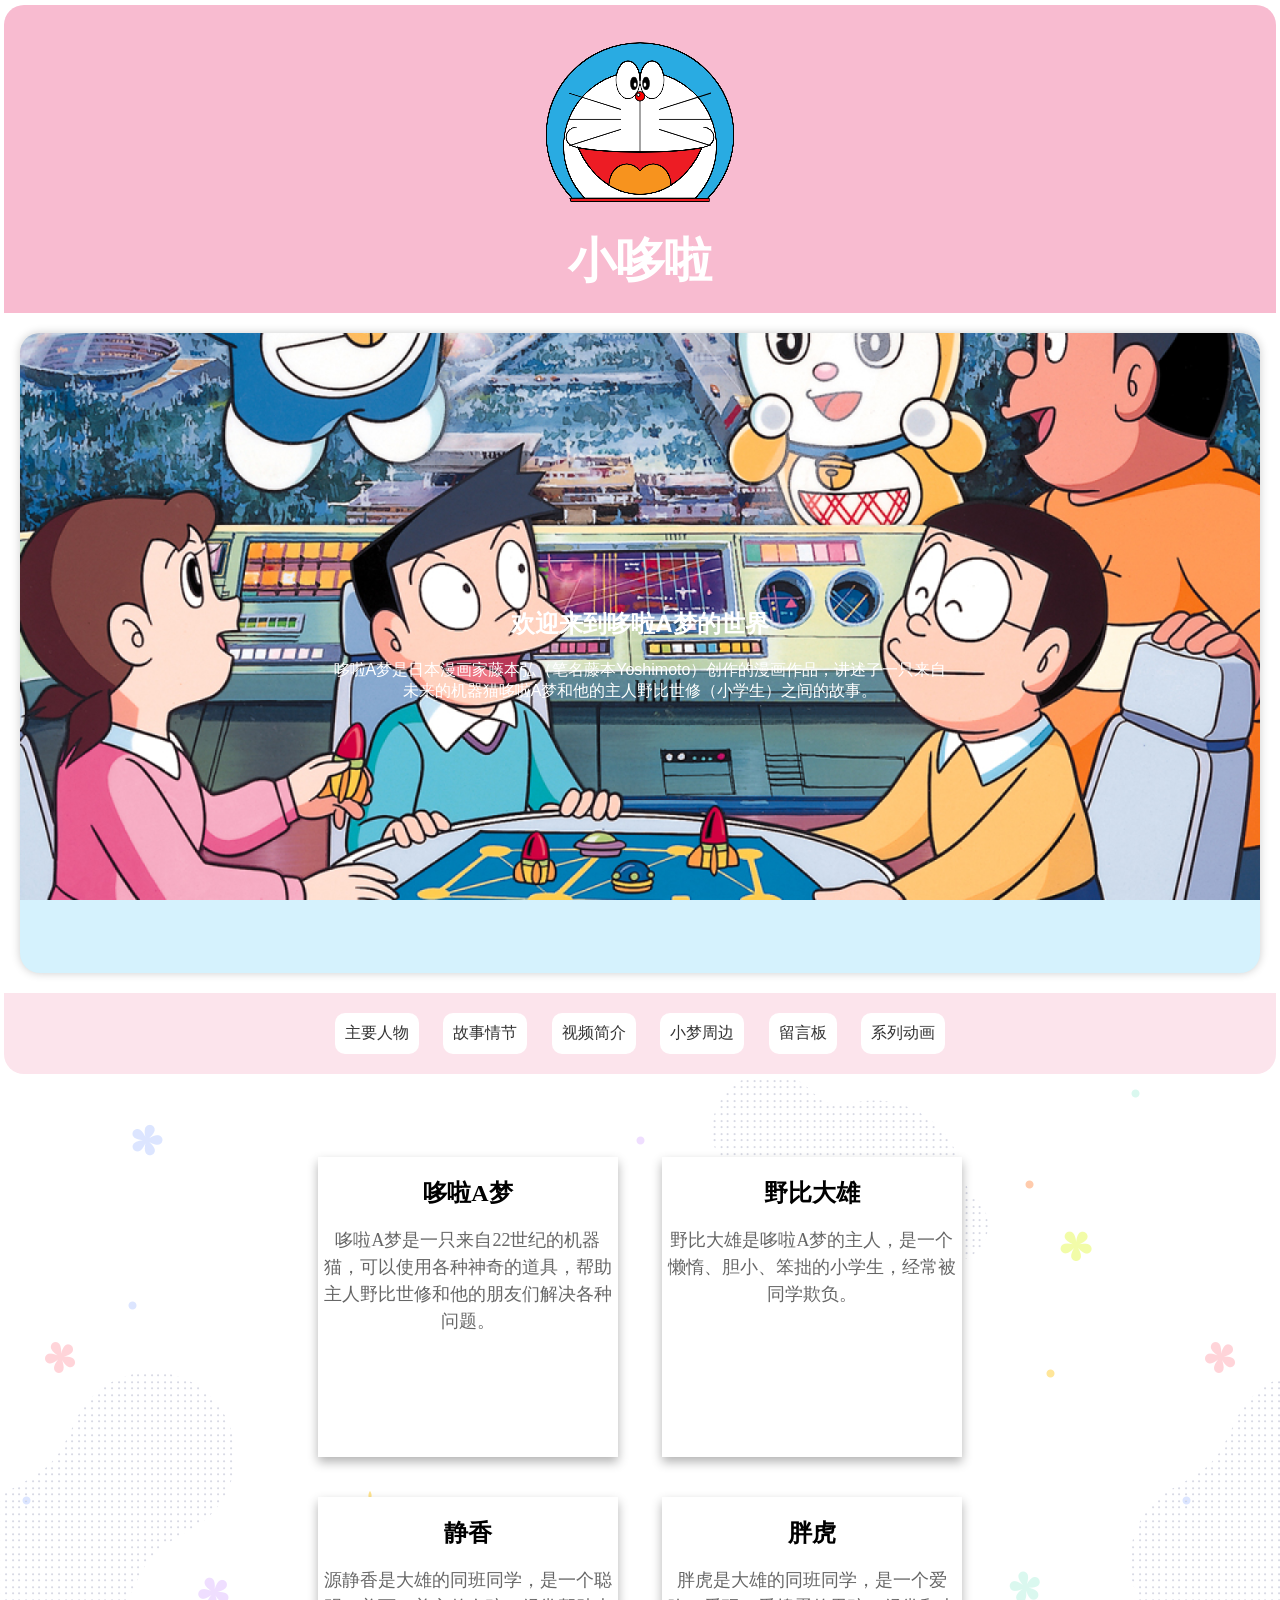
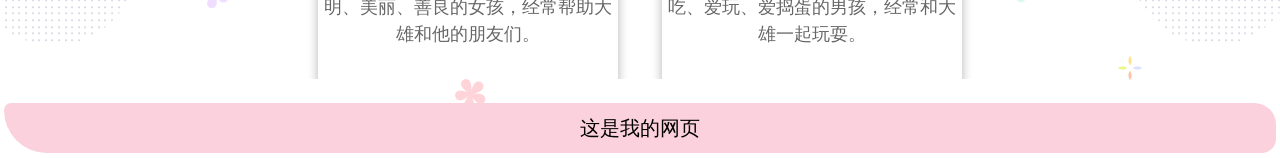
<file: index.html>
<!DOCTYPE html>
<html>
<head>
	<title>哆啦A梦</title>
	<link rel="stylesheet" href="css/style.css">
	<link rel="icon" href="img/logo.png">
</head>
<body>
	<div id="uppart">
		<div id="header">
				<img src="img/logo.png" alt="哆啦A梦">
			<h1>小哆啦</h1>
		</div>
		<div id="show">
<!-- 			<video autoplay muted loop>
				<source src="video.mp4" type="video/mp4">
			</video> -->
			<div id="othermain">
			
				<h2>欢迎来到哆啦A梦的世界</h2>
				<p>哆啦A梦是日本漫画家藤本弘（笔名藤本Yoshimoto）创作的漫画作品，讲述了一只来自未来的机器猫哆啦A梦和他的主人野比世修（小学生）之间的故事。</p>
			</div>
		</div>
		<div id="nav">
			<a href="mainPerson.html" target="mainif">主要人物</a>
			<a href="mainStory.html" target="mainif">故事情节</a>
			<a href="video.html" target="mainif">视频简介</a>
			<a href="shop.html" target="mainif">小梦周边</a>
			<a href="liuyan.html" target="mainif">留言板</a>
			<a href="othervideos.html" target="mainif">系列动画</a>
		</div>
	</div>
	<div id="underpart">
		<iframe src="mainPerson.html" frameborder="0" name="mainif"></iframe>
		<div id="footer">
			<p>这是我的网页</p>
		</div>
	</div>
</body>
</html>
</file>
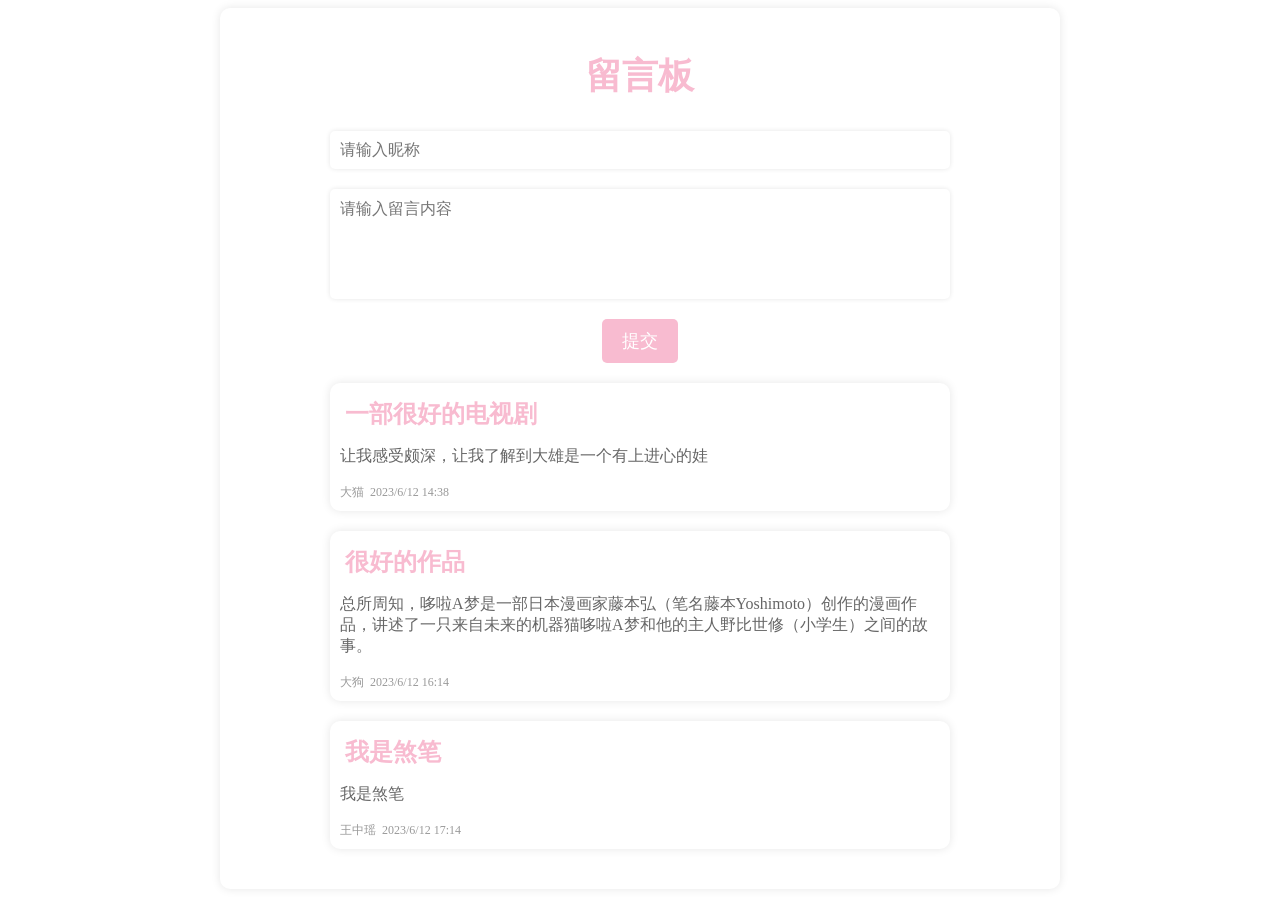
<file: liuyan.html>
<!DOCTYPE html>
<html>
<head>
	<title>留言板</title>
	<style>
		/* 设置容器的最大宽度为800像素 */
		.container {
			max-width: 800px;
			/* 居中显示 */
			margin: 0 auto;
			/* 内边距为20像素 */
			padding: 20px;
			/* 背景色为白色 */
			background-color: #FFF;
			/* 添加阴影 */
			box-shadow: 0 0 10px rgba(0, 0, 0, 0.1);
			/* 圆角为10像素 */
			border-radius: 10px;
			/* 文字居中对齐 */
			text-align: center;
		}

		/* 标题样式 */
		h1 {
			/* 字体大小为36像素 */
			font-size: 36px;
			/* 底部外边距为30像素 */
			margin-bottom: 30px;
			/* 字体颜色为粉色 */
			color: #f8bbd0;
		}

		/* 表单样式 */
		form {
			/* 设置为弹性布局 */
			display: flex;
			/* 主轴方向为列 */
			flex-direction: column;
			/* 交叉轴居中对齐 */
			align-items: center;
		}

		/* 输入框和文本域样式 */
		input[type="text"],
		textarea {
			/* 内边距为10像素 */
			padding: 10px;
			/* 底部外边距为20像素 */
			margin-bottom: 20px;
			/* 圆角为5像素 */
			border-radius: 5px;
			/* 去掉边框 */
			border: none;
			/* 添加阴影 */
			box-shadow: 0 0 5px rgba(0, 0, 0, 0.1);
			/* 宽度为100% */
			width: 100%;
			/* 最大宽度为600像素 */
			max-width: 600px;
			/* 禁止拖拽调整大小 */
			resize: none;
			/* 字体大小为16像素 */
			font-size: 16px;
			/* 字体颜色为灰色 */
			color: #666;
			/* 字体为Arial或sans-serif */
			font-family: Arial, sans-serif;
		}

		/* 提交按钮样式 */
		input[type="submit"] {
			/* 背景色为粉色 */
			background-color: #f8bbd0;
			/* 字体颜色为白色 */
			color: #FFF;
			/* 上下内边距为10像素，左右内边距为20像素 */
			padding: 10px 20px;
			/* 去掉边框 */
			border: none;
			/* 圆角为5像素 */
			border-radius: 5px;
			/* 字体大小为18像素 */
			font-size: 18px;
			/* 光标为手型 */
			cursor: pointer;
			/* 添加背景色变化的过渡效果 */
			transition: background-color 0.3s ease;
		}

		/* 鼠标悬停在提交按钮上的样式 */
		input[type="submit"]:hover {
			/* 背景色变为浅粉色 */
			background-color: #ffa4b5;
		}

		/* 消息框样式 */
		.message {
			/* 上下外边距为20像素，左右外边距为自动 */
			margin: 20px auto;
			/* 背景色为白色 */
			background-color: #FFF;
			/* 添加阴影 */
			box-shadow: 0 0 10px rgba(0, 0, 0, 0.1);
			/* 圆角为10像素 */
			border-radius: 10px;
			/* 内边距为10像素 */
			padding: 10px;
			/* 文字左对齐 */
			text-align: left;
			/* 最大宽度为600像素 */
			max-width: 600px;
			/* 宽度为100% */
			width: 100%;
		}

		/* 消息框标题样式 */
		.message h2 {
			/* 字体大小为24像素 */
			font-size: 24px;
			/* 外边距为5像素 */
			margin: 5px;
			/* 字体颜色为粉色 */
			color: #f8bbd0;
		}

		/* 消息框内容样式 */
		.message p {
			/* 字体大小为16像素 */
			font-size: 16px;
			/* 字体颜色为灰色 */
			color: #666;
			/* 底部外边距为15像素 */
			margin-bottom: 15px;
		}

		/* 消息框底部附加信息样式 */
		.message small {
			/* 字体大小为12像素 */
			font-size: 12px;
			/* 字体颜色为灰色 */
			color: #999;
		}

	</style>
</head>
<body>
	<div class="container">
		<h1>留言板</h1>
		<form>
			<input type="text" id="name" name="name" placeholder="请输入昵称">
			<textarea id="message" name="message" rows="5" placeholder="请输入留言内容"></textarea>
			<input type="submit" value="提交">
		</form>
		<div class="message">
			<h2>一部很好的电视剧</h2>
			<p>让我感受颇深，让我了解到大雄是一个有上进心的娃</p>
			<small>大猫&nbsp;&nbsp;2023/6/12 14:38</small>
		</div>
		<div class="message">
			<h2>很好的作品</h2>
			<p>总所周知，哆啦A梦是一部日本漫画家藤本弘（笔名藤本Yoshimoto）创作的漫画作品，讲述了一只来自未来的机器猫哆啦A梦和他的主人野比世修（小学生）之间的故事。</p>
			<small>大狗&nbsp;&nbsp;2023/6/12 16:14</small>
		</div>
		<div class="message">
			<h2>我是煞笔</h2>
			<p>我是煞笔</p>
			<small>王中瑶&nbsp;&nbsp;2023/6/12 17:14</small>
		</div>
	</div>
</body>
</html>
</file>
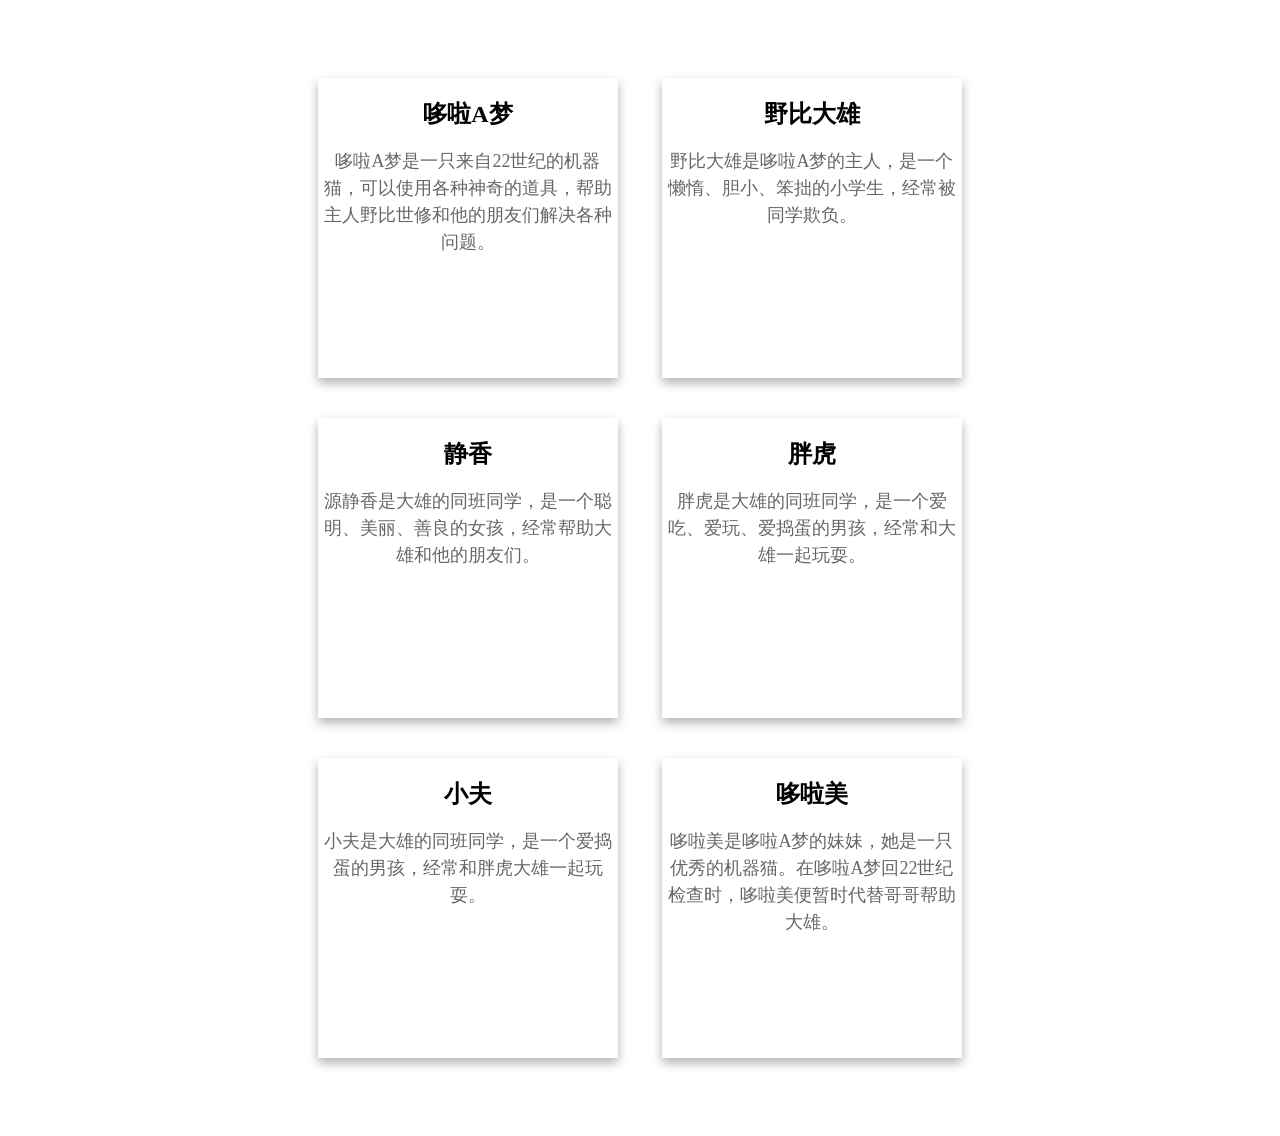
<file: mainPerson.html>
<!DOCTYPE html>
<html>
	<head>
		<meta charset="utf-8">
		<title></title>
		<style type="text/css">
			#content {
				margin: 0 auto; /* 设置页面内容居中对齐 */
				width: 70%; /* 设置页面内容宽度为 70% */
				padding: 50px; /* 设置页面内容的内边距为 50px */
				text-align: center; /* 设置页面内容的文本对齐方式为居中对齐 */
				position: relative; /* 设置页面内容的定位方式为相对定位 */
			}

			#box {
				display: inline-block; /* 设置盒子为行内块级元素 */
				vertical-align: middle; /* 设置盒子垂直居中对齐 */
				margin: 20px; /* 设置盒子的外边距为 20px */
				width: 300px; /* 设置盒子的宽度为 300px */
				height: 300px; /* 设置盒子的高度为 300px */
				background-color: #fff; /* 设置盒子的背景颜色为白色 */
				box-shadow: 0 5px 10px rgba(0, 0, 0, 0.3); /* 设置盒子的阴影效果 */
				transition: all 0.3s ease; /* 设置盒子的过渡效果 */
				position: relative; /* 设置盒子的定位方式为相对定位 */
			}

			#box:hover {
				transform: translateY(-10px); /* 设置鼠标悬停时盒子的向上移动效果 */
				box-shadow: 0 15px 20px rgba(0, 0, 0, 0.3); /* 设置鼠标悬停时盒子的阴影效果 */
			}

			#box img {
				max-width: 100%; /* 设置图片的最大宽度为 100% */
				max-height: 100%; /* 设置图片的最大高度为 100% */
				position: absolute; /* 设置图片的定位方式为绝对定位 */
				top: 0; /* 设置图片的上边距为 0 */
				left: 0; /* 设置图片的左边距为 0 */
				right: 0; /* 设置图片的右边距为 0 */
				bottom: 0; /* 设置图片的下边距为 0 */
				margin: auto; /* 设置图片的外边距为自动 */
				opacity: 0; /* 设置图片的透明度为 0 */
				transition: all 0.3s ease; /* 设置图片的过渡效果 */
			}

			#box:hover img {
				opacity: 0.8; /* 设置鼠标悬停时图片的透明度为 0.8 */
			}

			#box h2 {
				font-size: 24px; /* 设置标题的字体大小为 24px */
				margin-top: 20px; /* 设置标题的上边距为 20px */
				margin-bottom: 10px; /* 设置标题的下边距为 10px */
				color: #000; /* 设置标题的颜色为黑色 */
			}

			#box p {
				font-size: 18px; /* 设置段落的字体大小为 18px */
				line-height: 1.5; /* 设置段落的行高为 1.5 */
				color: #666; /* 设置段落的颜色为灰色 */
			}

		</style>
	</head>
	<body>
		<div id="content">
			<div id="box">
				<img src="img/xiaoduola.png" alt="哆啦A梦">
				<h2>哆啦A梦</h2>
				<p>哆啦A梦是一只来自22世纪的机器猫，可以使用各种神奇的道具，帮助主人野比世修和他的朋友们解决各种问题。</p>
			</div>
			<div id="box">
				<img src="img/daxiong.png" alt="大雄">
				<h2>野比大雄</h2>
				<p>野比大雄是哆啦A梦的主人，是一个懒惰、胆小、笨拙的小学生，经常被同学欺负。</p>
			</div>
			<div id="box">
				<img src="img/jingxiang.png" alt="静香">
				<h2>静香</h2>
				<p>源静香是大雄的同班同学，是一个聪明、美丽、善良的女孩，经常帮助大雄和他的朋友们。</p>
			</div>
			<div id="box">
				<img src="img/panghu.png" alt="胖虎">
				<h2>胖虎</h2>
				<p>胖虎是大雄的同班同学，是一个爱吃、爱玩、爱捣蛋的男孩，经常和大雄一起玩耍。</p>
			</div>
			<div id="box">
				<img src="img/xiaofu.png" alt="小夫">
				<h2>小夫</h2>
				<p>小夫是大雄的同班同学，是一个爱捣蛋的男孩，经常和胖虎大雄一起玩耍。</p>
			</div>
			<div id="box">
				<img src="img/duolamei.png" alt="哆啦美">
				<h2>哆啦美</h2>
				<p>哆啦美是哆啦A梦的妹妹，她是一只优秀的机器猫。在哆啦A梦回22世纪检查时，哆啦美便暂时代替哥哥帮助大雄。</p>
			</div>
		</div>
	</body>
</html>
</file>
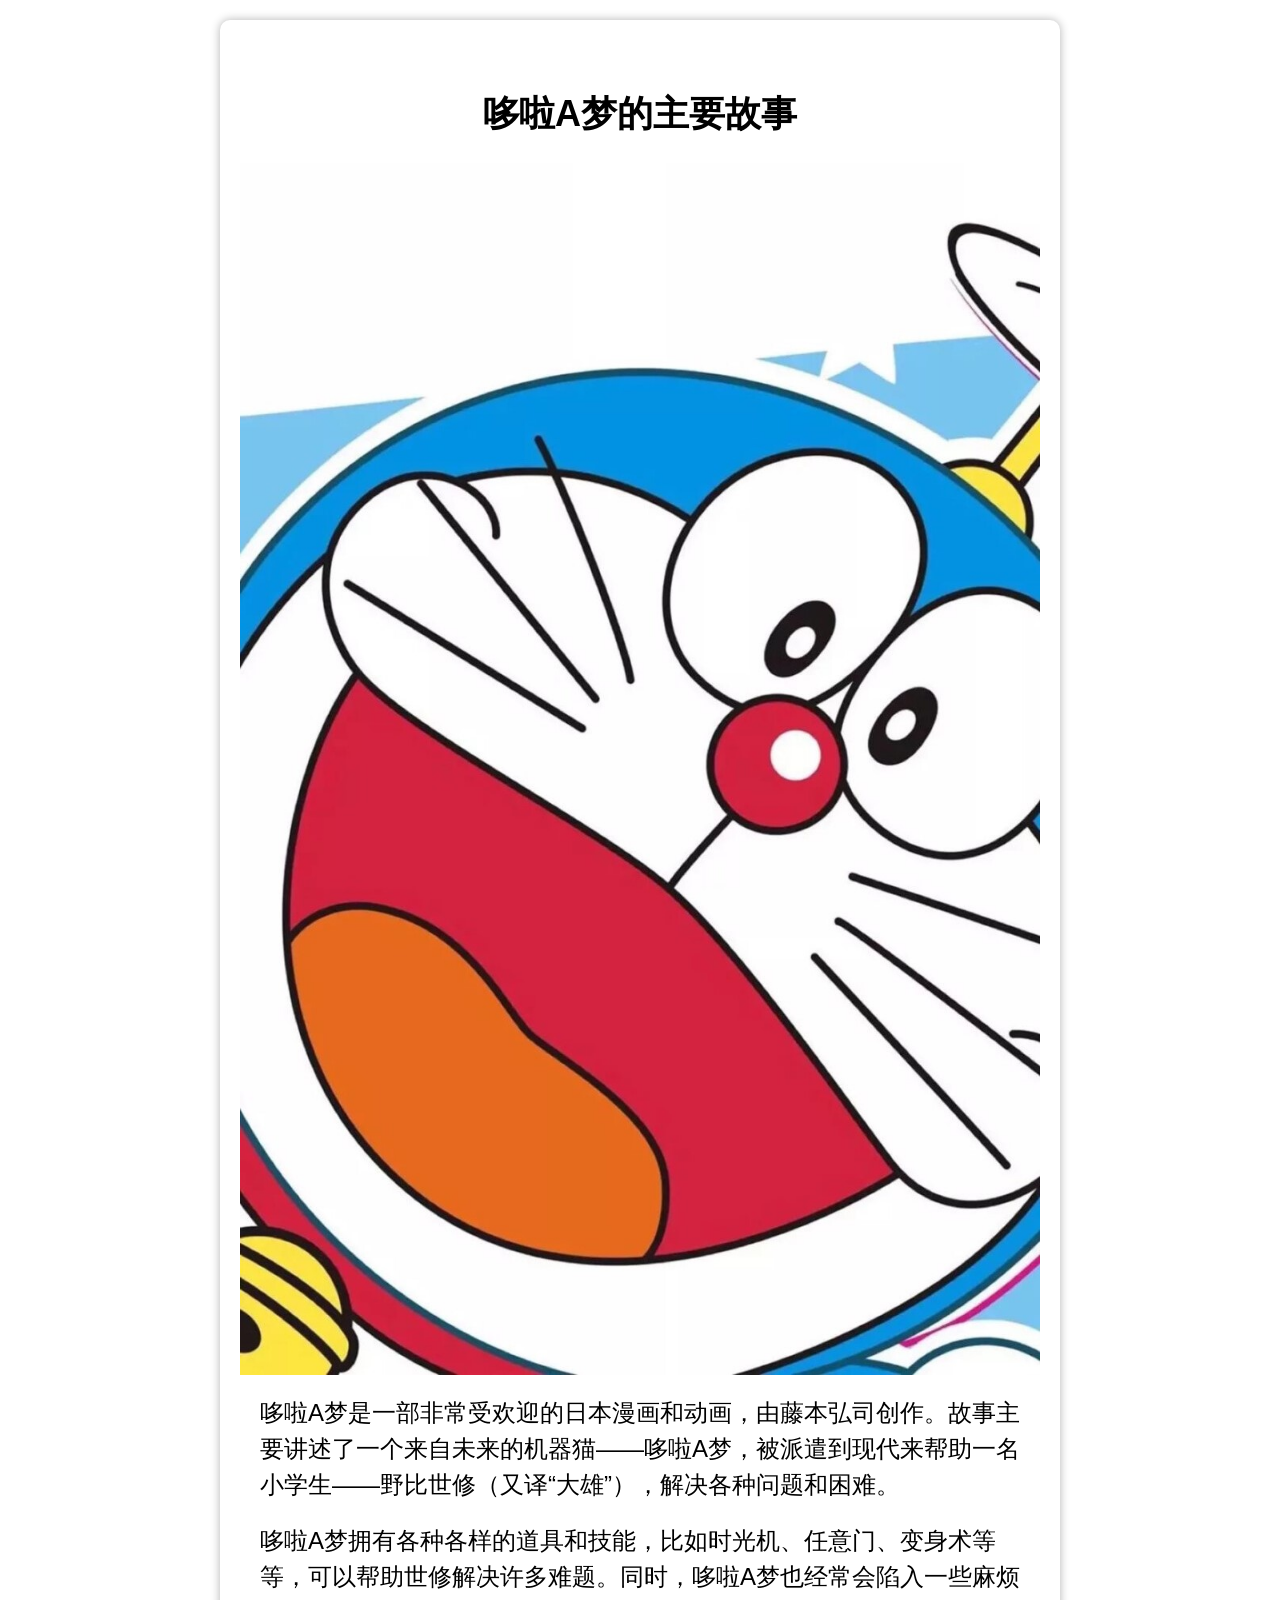
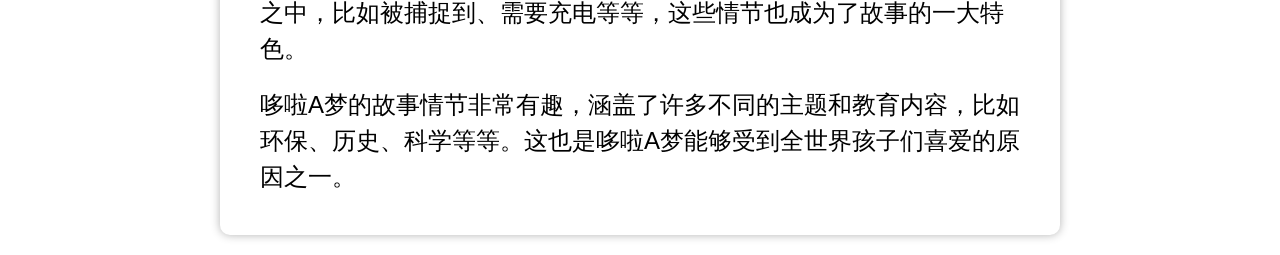
<file: mainStory.html>
<!DOCTYPE html>
<html>
<head>
	<title>哆啦A梦的主要故事</title>
	<style>
		/* 设置整个页面的字体颜色为黑色 */
		body {
			color: #000000;
			/* 设置字体为Arial或sans-serif字体族 */
			font-family: Arial, sans-serif;
			/* 设置上下左右的外边距为20px，左右自动居中 */
			margin: 20px auto;
			/* 取消内边距 */
			padding: 0;
		}

		/* 设置h1标签的字号为36px，居中显示，距离顶部50px */
		h1 {
			font-size: 36px;
			text-align: center;
			margin-top: 50px;
		}

		/* 设置p标签的字号为24px，行高为1.5，上下左右各20px的外边距 */
		p {
			font-size: 24px;
			line-height: 1.5;
			margin: 20px;
		}

		/* 设置类名为container的元素的最大宽度为800px，左右自动居中，上下各20px的内边距，背景颜色为白色，圆角半径为10px，阴影为黑色，透明度为0.3 */
		.container {
			max-width: 800px;
			margin: 0 auto;
			padding: 20px;
			background-color: #FFFFFF;
			border-radius: 10px;
			box-shadow: 0 0 10px rgba(0,0,0,0.3);
		}

		/* 设置img标签的宽度最大为100%，高度自适应，居中显示 */
		img {
			display: block;
			margin: 0 auto;
			max-width: 100%;
			height: auto;
		}

	</style>
</head>
<body>
	<div class="container">
		<h1>哆啦A梦的主要故事</h1>
		<img src="img/duolaAmeng.jpeg" alt="哆啦A梦">
		<p>哆啦A梦是一部非常受欢迎的日本漫画和动画，由藤本弘司创作。故事主要讲述了一个来自未来的机器猫——哆啦A梦，被派遣到现代来帮助一名小学生——野比世修（又译“大雄”），解决各种问题和困难。</p>
		<p>哆啦A梦拥有各种各样的道具和技能，比如时光机、任意门、变身术等等，可以帮助世修解决许多难题。同时，哆啦A梦也经常会陷入一些麻烦之中，比如被捕捉到、需要充电等等，这些情节也成为了故事的一大特色。</p>
		<p>哆啦A梦的故事情节非常有趣，涵盖了许多不同的主题和教育内容，比如环保、历史、科学等等。这也是哆啦A梦能够受到全世界孩子们喜爱的原因之一。</p>
	</div>
</body>
</html>
</file>
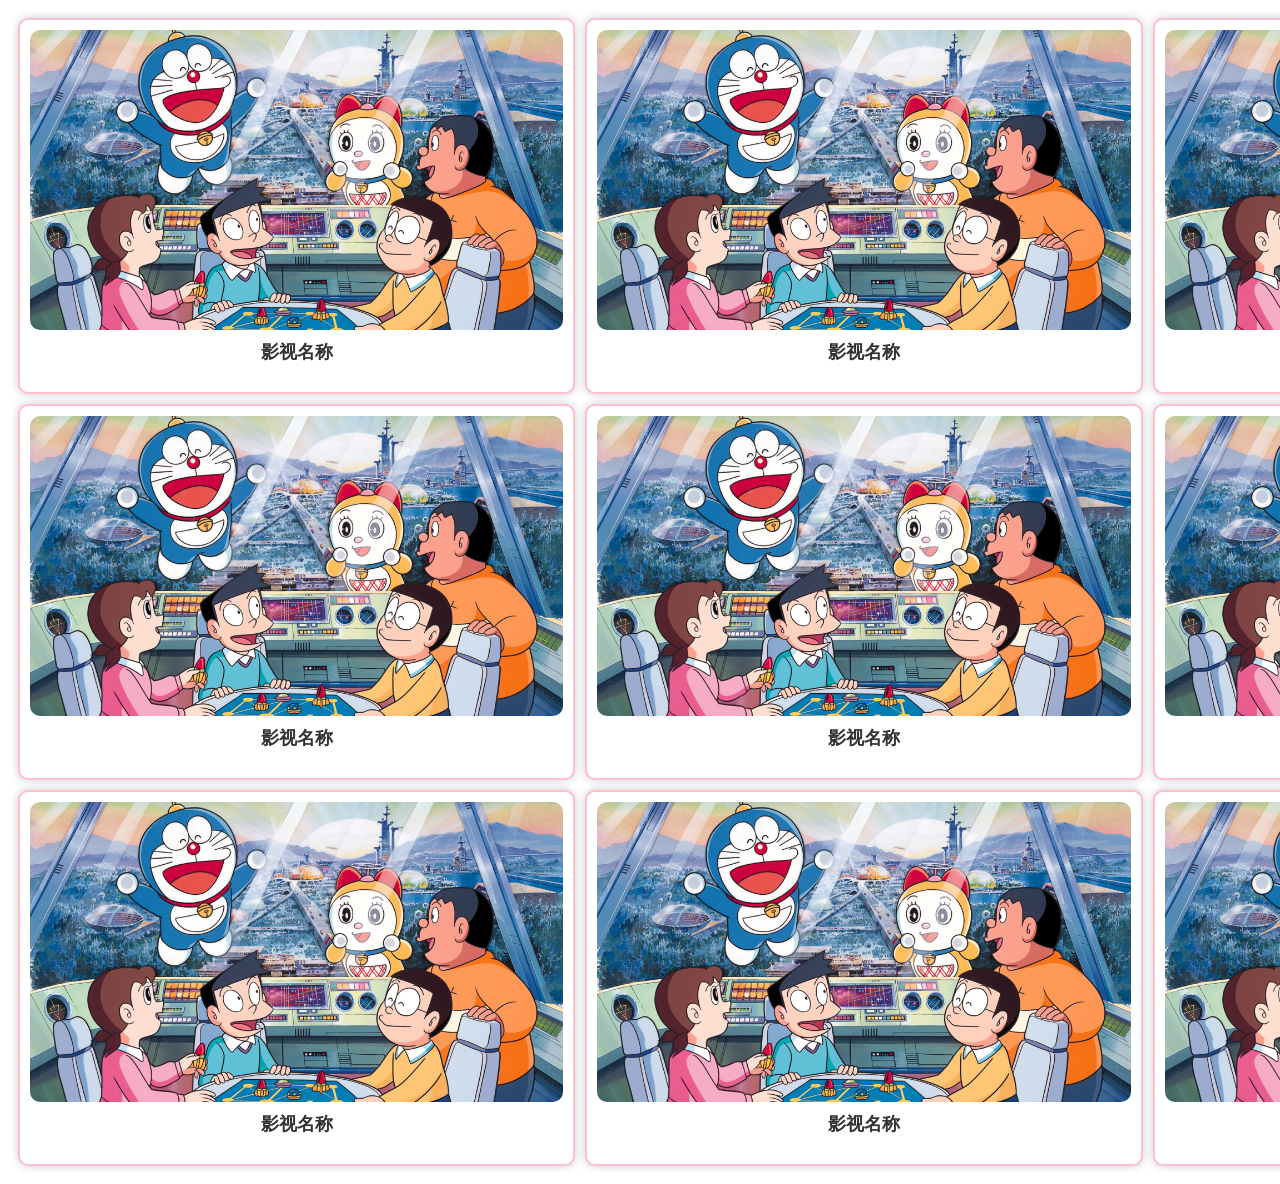
<file: othervideos.html>
<!DOCTYPE html>
<html>
	<head>
		<meta charset="utf-8">
		<title>videos</title>
		<style type="text/css">
			/* 设置表格居中并添加间距 */
			table {
				margin: 0 auto; /* 水平居中 */
				border-spacing: 10px; /* 添加单元格间距 */
				width: 100%; /* 设置表格宽度为100% */
			}

			/* 设置单元格样式 */
			td {
				width: 200px; /* 设置宽度 */
				height: 300px; /* 设置高度 */
				padding: 10px; /* 设置内边距 */
				text-align: center; /* 文本居中 */
				vertical-align: middle; /* 垂直居中 */
				border: 2px solid pink; /* 设置边框 */
				border-radius: 10px; /* 设置边框圆角 */
				background-color: #fff; /* 设置单元格背景颜色 */
				box-shadow: 0 0 10px rgba(0, 0, 0, 0.2); /* 添加阴影 */
				transition: all 0.3s ease; /* 添加过渡效果 */
			}

			/* 当鼠标悬停在单元格上时 */
			td:hover {
				transform: translateY(-10px); /* 向上移动10像素 */
				box-shadow: 0 15px 20px rgba(0, 0, 0, 0.3); /* 添加更大的阴影 */
			}

			/* 设置单元格中的图像样式 */
			td img {
				display: block; /* 将图像设置为块级元素 */
				margin: 0 auto; /* 水平居中 */
				height: 100%; /* 设置高度为100% */
				border-radius: 10px; /* 设置圆角 */
			}

			/* 设置单元格中的段落样式 */
			td p {
				margin-top: 10px; /* 设置顶部外边距 */
				font-size: 18px; /* 设置字体大小 */
				font-weight: bold; /* 设置字体加粗 */
				color: #333; /* 设置字体颜色 */
			}


		</style>
	</head>
	<body>
		<table>
			<tr>
				<td>
					<img src="img/bg.jpg" alt="影视名称">
					<p>影视名称</p>
				</td>
				<td>
					<img src="img/bg.jpg" alt="影视名称">
					<p>影视名称</p>
				</td>
				<td>
					<img src="img/bg.jpg" alt="影视名称">
					<p>影视名称</p>
				</td>
			</tr>
			<tr>
				<td>
					<img src="img/bg.jpg" alt="影视名称">
					<p>影视名称</p>
				</td>
				<td>
					<img src="img/bg.jpg" alt="影视名称">
					<p>影视名称</p>
				</td>
				<td>
					<img src="img/bg.jpg" alt="影视名称">
					<p>影视名称</p>
				</td>
			</tr>
			<tr>
				<td>
					<img src="img/bg.jpg" alt="影视名称">
					<p>影视名称</p>
				</td>
				<td>
					<img src="img/bg.jpg" alt="影视名称">
					<p>影视名称</p>
				</td>
				<td>
					<img src="img/bg.jpg" alt="影视名称">
					<p>影视名称</p>
				</td>
			</tr>
		</table>

	</body>
</html>
</file>
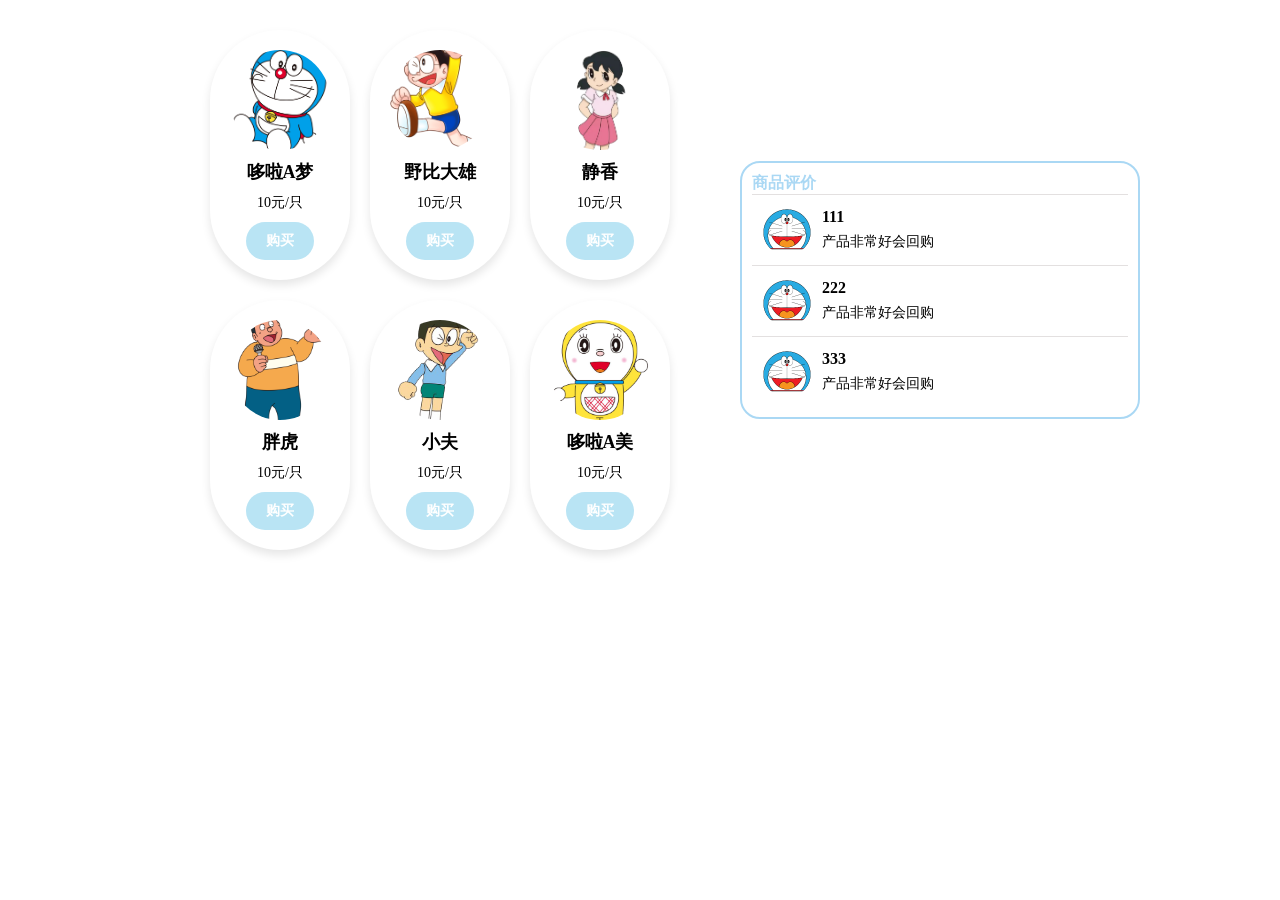
<file: shop.html>
<!DOCTYPE html>
<html>
<head>
	<title>商品销售界面</title>
	<style>
		/* 重置所有元素的默认样式 */
		* {
			box-sizing: border-box;
			margin: 0;
			padding: 0;
		}

		/* 设置 body 元素的样式 */
		body {
			display: flex; /* 使用 flex 布局 */
			justify-content: center; /* 水平居中 */
			align-items: center; /* 垂直居中 */
		}

		/* 定义一个容器，设置其样式 */
		.container {
			width: 600px; /* 宽度为 600 像素 */
			display: flex; /* 使用 flex 布局 */
			flex-wrap: wrap; /* 换行 */
			justify-content: center; /* 水平居中 */
			align-items: center; /* 垂直居中 */
			padding: 20px; /* 内边距为 20 像素 */
		}

		/* 定义一个项目，设置其样式 */
		.item {
			display: flex; /* 使用 flex 布局 */
			flex-direction: column; /* 竖直方向排列子元素 */
			align-items: center; /* 垂直居中 */
			margin: 10px; /* 外边距为 10 像素 */
			padding: 20px; /* 内边距为 20 像素 */
			background-color: #FFF; /* 背景颜色为白色 */
			border-radius: 200px; /* 圆角半径为 200 像素 */
			box-shadow: 0 5px 10px rgba(0, 0, 0, 0.1); /* 添加阴影效果 */
			position: relative; /* 相对定位 */
			overflow: hidden; /* 超出部分隐藏 */
			transition: all 0.3s ease-in-out; /* 添加过渡效果 */
			cursor: pointer; /* 鼠标指针为手型 */
		}

		/* 鼠标悬停时的样式 */
		.item:hover {
			transform: scale(1.1); /* 放大 1.1 倍 */
			box-shadow: 0 10px 20px rgba(0, 0, 0, 0.2); /* 添加阴影效果 */
		}

		/* 定义图片样式 */
		.item img {
			width: 100px; /* 宽度为 100 像素 */
			height: 100px; /* 高度为 100 像素 */
			margin-bottom: 10px; /* 底部外边距为 10 像素 */
			object-fit: cover; /* 图片自适应 */
			border-radius: 50%; /* 圆形 */
			transition: all 0.3s ease-in-out; /* 添加过渡效果 */
		}

		/* 鼠标悬停时的图片样式 */
		.item:hover img {
			transform: rotate(360deg); /* 旋转 360 度 */
		}

		/* 定义标题样式 */
		.item h3 {
			font-size: 18px; /* 字体大小为 18 像素 */
			font-weight: bold; /* 字体加粗 */
			margin-bottom: 10px; /* 底部外边距为 10 像素 */
			text-align: center; /* 居中对齐 */
		}

		/* 定义文本样式 */
		.item p {
			font-size: 14px; /* 字体大小为 14 像素 */
			margin-bottom: 10px; /* 底部外边距为 10 像素 */
			text-align: center; /* 居中对齐 */
		}

		/* 定义按钮样式 */
		.item button {
			background-color: #b9e4f4; /* 背景颜色为蓝色 */
			color: #FFF; /* 字体颜色为白色 */
			border: none; /* 去掉边框 */
			border-radius: 20px; /* 圆角半径为 20 像素 */
			padding: 10px 20px; /* 上下内边距为 10 像素，左右内边距为 20 像素 */
			font-size: 14px; /* 字体大小为 14 像素 */
			font-weight: bold; /* 字体加粗 */
			cursor: pointer; /* 鼠标指针为手型 */
			transition: all 0.3s ease-in-out; /* 添加过渡效果 */
		}

		/* 鼠标悬停时的按钮样式 */
		.item button:hover {
			background-color: #aad8f4; /* 背景颜色为深蓝色 */
		}

		/* 定义评论样式 */
		.review {
			display: flex; /* 使用 flex 布局 */
			align-items: center; /* 垂直居中 */
			padding: 10px; /* 内边距为 10 像素 */
			border-top: 1px solid #e3e0e0; /* 上边框为灰色 */
			justify-content: center; /* 水平居中 */
		}

		/* 定义头像样式 */
		.avatar {
			margin-right: 10px; /* 右侧外边距为 10 像素 */
			width: 50px; /* 宽度为 50 像素 */
			height: 50px; /* 高度为 50 像素 */
			border-radius: 50%; /* 圆形 */
			overflow: hidden; /* 超出部分隐藏 */
		}

		/* 头像图片样式 */
		.avatar img {
			width: 100%; /* 宽度为 100% */
			height: 100%; /* 高度为 100% */
			object-fit: cover; /* 图片自适应 */
		}

		/* 评论信息样式 */
		.info {
			flex: 1; /* 占据剩余空间 */
		}

		/* 评论人名样式 */
		.name {
			font-weight: bold; /* 字体加粗 */
			margin-bottom: 5px; /* 底部外边距为 5 像素 */
		}

		/* 评论内容样式 */
		.comment {
			font-size: 14px; /* 字体大小为 14 像素 */
			line-height: 1.5; /* 行高为 1.5 倍 */
		}

		/* 对话框样式 */
		.talkshop {
			width: 400px; /* 宽度为 400 像素 */
			border: 2px solid #aad8f4; /* 边框为深蓝色 */
			padding: 10px; /* 内边距为 10 像素 */
			border-radius: 20px; /* 圆角半径为 20 像素 */
		}

		/* 对话框标题样式 */
		.talkshop h4 {
			color: #aad8f4; /* 字体颜色为深蓝色 */
		}

	</style>
</head>
<body>
	<div class="container">
		<div class="item">
			<img src="img/xiaoduola.png" alt="哆啦A梦">
			<h3>哆啦A梦</h3>
			<p>10元/只</p>
			<button>购买</button>
		</div>
		<div class="item">
			<img src="img/daxiong.png" alt="大雄">
			<h3>野比大雄</h3>
			<p>10元/只</p>
			<button>购买</button>
		</div>
		<div class="item">
			<img src="img/jingxiang.png" alt="静香">
			<h3>静香</h3>
			<p>10元/只</p>
			<button>购买</button>
		</div>
		<div class="item">
			<img src="img/panghu.png" alt="胖虎">
			<h3>胖虎</h3>
			<p>10元/只</p>
			<button>购买</button>
		</div>
		<div class="item">
			<img src="img/xiaofu.png" alt="小夫">
			<h3>小夫</h3>
			<p>10元/只</p>
			<button>购买</button>
		</div>
		<div class="item">
			<img src="img/duolamei.png" alt="哆啦美">
			<h3>哆啦A美</h3>
			<p>10元/只</p>
			<button>购买</button>
		</div>
	</div>
	<div class="talkshop">
		<h4>商品评价</h4>
		<div class="review">
			<div class="avatar">
				<img src="img/logo.png" alt="Avatar">
			</div>
			<div class="info">
				<div class="name">111</div>
				<div class="comment">产品非常好会回购</div>
			</div>
		</div>
		<div class="review">
			<div class="avatar">
				<img src="img/logo.png" alt="Avatar">
			</div>
			<div class="info">
				<div class="name">222</div>
				<div class="comment">产品非常好会回购</div>
			</div>
		</div>
		<div class="review">
			<div class="avatar">
				<img src="img/logo.png" alt="Avatar">
			</div>
			<div class="info">
				<div class="name">333</div>
				<div class="comment">产品非常好会回购</div>
			</div>
		</div>
	</div>

</body>
</html>
</file>
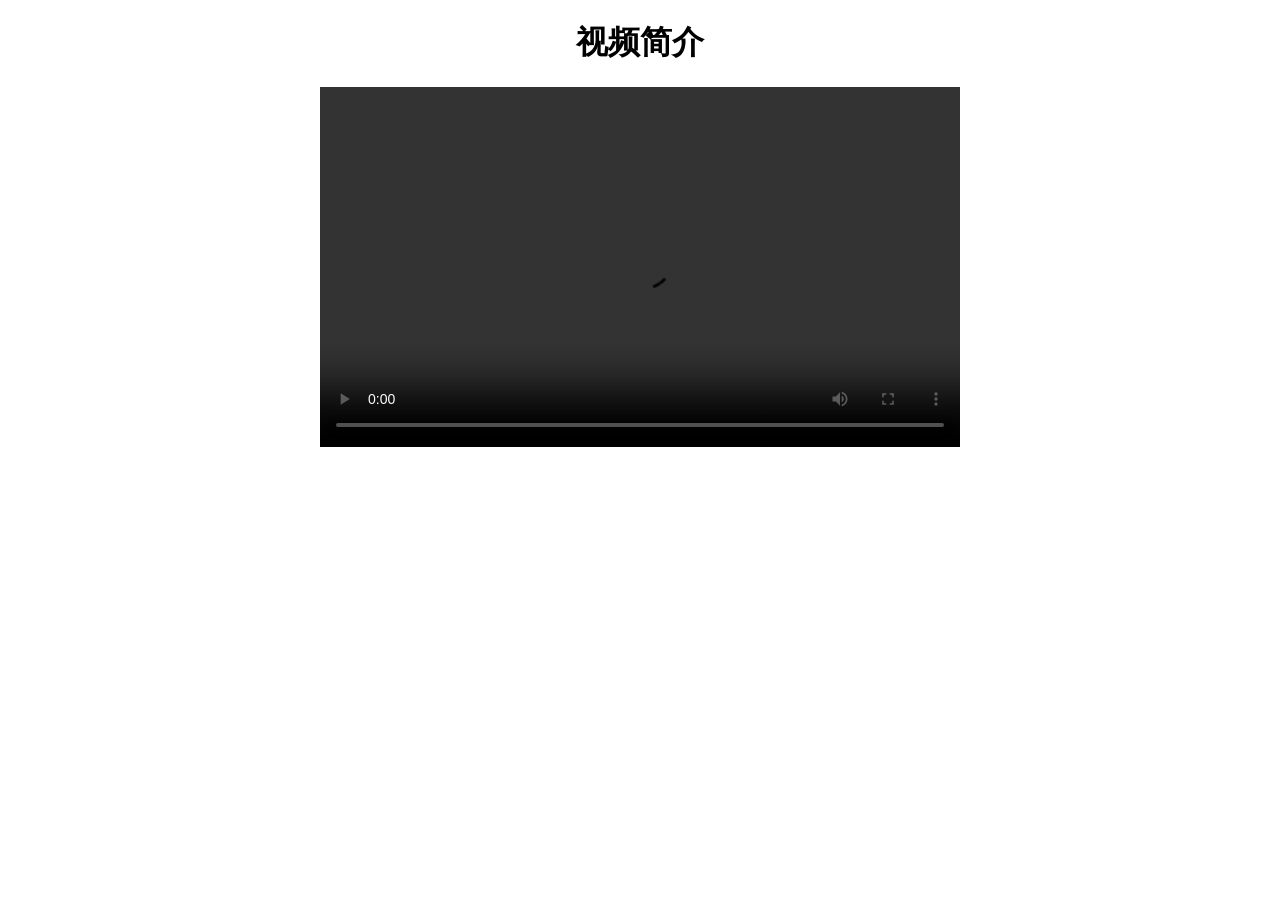
<file: video.html>
<!DOCTYPE html>
<html>
<head>
	<title>视频播放页面</title>
	<style type="text/css">
		body{
			margin: 0 auto;
			text-align: center;
		}
	</style>
</head>
<body>
	<h1>视频简介</h1>
	<video width="640" height="360" controls>
  		<source src="video.mp4" type="video/mp4">
	</video>
</body>
</html>
</file>
<file: css/style.css>
/* 设置全局样式 */
body {
	margin: 0;
	padding: 0;
	font-family: Arial, sans-serif;
}

/* 设置头部样式 */
#header {
	background-color: #f8bbd0; /* 设置背景颜色 */
	margin: 5px 4px; /* 设置外边距 */
	padding: 20px; /* 设置内边距 */
	text-align: center; /* 设置文本居中 */
	border-radius: 20px 20px 0 0; /* 设置边框圆角 */
}

/* 设置头部标题样式 */
#header h1 {
	color: #fff; /* 设置字体颜色 */
	font-size: 48px; /* 设置字体大小 */
	margin: 0; /* 设置外边距 */
	padding: 0; /* 设置内边距 */
}

/* 设置导航栏样式 */
#nav {
	background-color: #fce4ec; /* 设置背景颜色 */
	margin: 5px 4px; /* 设置外边距 */
	padding: 10px; /* 设置内边距 */
	border-radius: 0 0 20px 20px; /* 设置边框圆角 */
	text-align: center; /* 设置文本居中 */
}

/* 设置导航栏链接样式 */
#nav a {
	color: #333; /* 设置字体颜色 */
	text-decoration: none; /* 取消下划线 */
	padding: 10px; /* 设置内边距 */
	margin: 10px; /* 设置外边距 */
	border-radius: 10px; /* 设置边框圆角 */
	background-color: #fff; /* 设置背景颜色 */
	display: inline-block; /* 设置为行内块元素 */
	transition: all 0.3s ease-in-out; /* 设置过渡效果 */
}

/* 设置导航栏链接鼠标悬停样式 */
#nav a:hover {
	background-color: #f8bbd0; /* 设置背景颜色 */
	color: #fff; /* 设置字体颜色 */
	transform: scale(1.1); /* 设置缩放效果 */
}

/* 设置展示区样式 */
#show {
	height: 600px; /* 设置高度 */
	margin: 20px; /* 设置外边距 */
	padding: 20px; /* 设置内边距 */
	background-image: url("../img/bg.jpg");
  background-position: center center;
    /* 背景图不平铺 */
    background-repeat: no-repeat;
    /* 当内容高度大于图片高度时，背景图像的位置相对于viewport固定 */
    background-attachment: fixed;
    /* 让背景图基于容器大小伸缩 */
    background-size: cover;

	background-color: #d5f2fd; /* 设置背景颜色 */
	border-radius: 20px; /* 设置边框圆角 */
	box-shadow: 0 0 10px rgba(0, 0, 0, 0.2); /* 设置阴影 */
	text-align: center; /* 设置文本居中 */
	position: relative; /* 设置定位 */
	overflow: hidden; /* 设置溢出隐藏 */
}

/* 设置展示区图片样式 */
#show img {
	width: 200px; /* 设置宽度 */
	height: 200px; /* 设置高度 */
	border-radius: 50%; /* 设置边框圆角 */
	margin: 20px; /* 设置外边距 */
	box-shadow: 0 0 10px rgba(0, 0, 0, 0.2); /* 设置阴影 */
	animation: rotate 2s linear infinite; /* 设置动画效果 */
}

/* 设置展示区视频样式 */
#show video{
	position: absolute; /* 设置定位 */
	top: 50%; /* 设置顶部距离 */
	left: 50%; /* 设置左侧距离 */
	min-width: 100%; /* 设置最小宽度 */
	min-height: 100%; /* 设置最小高度 */
	width: auto; /* 设置宽度自适应 */
	height: auto; /* 设置高度自适应 */
	transform: translate(-50%, -50%); /* 设置平移效果 */
}

/* 设置展示区其他内容样式 */
#othermain{
	position: absolute; /* 设置定位 */
	top: 50%; /* 设置顶部距离 */
	left: 50%; /* 设置左侧距离 */
	transform: translate(-50%, -50%); /* 设置平移效果 */
	color: #fff; /* 设置字体颜色 */
}

/* 设置动画样式 */
@keyframes rotate {
	from {
		transform: rotate(0deg); /* 设置起始旋转角度 */
	}
	to {
		transform: rotate(360deg); /* 设置结束旋转角度 */
	}
}

/* 设置底部样式 */
#underpart{
	background-image: url(../img/pattern.png); /* 设置背景图片 */
	background-position: center; /* 设置背景图片位置 */
}

/* 设置底部iframe样式 */
#underpart iframe{
	width: 100%; /* 设置宽度 */
	height: 600px; /* 设置高度 */
}

/* 设置页脚样式 */
#footer {
	background-color: #fad1dc; /* 设置背景颜色 */
	border-radius: 10px 30px 20px 60px; /* 设置边框圆角 */
	height: 50px; /* 设置高度 */
	text-align: center; /* 设置文本居中 */
	line-height: 50px; /* 设置行高 */
	font-size: 20px; /* 设置字体大小 */
	color: #000; /* 设置字体颜色 */
	position: relative; /* 设置定位 */
	margin: 5px 4px; /* 设置外边距 */
}
</file>
